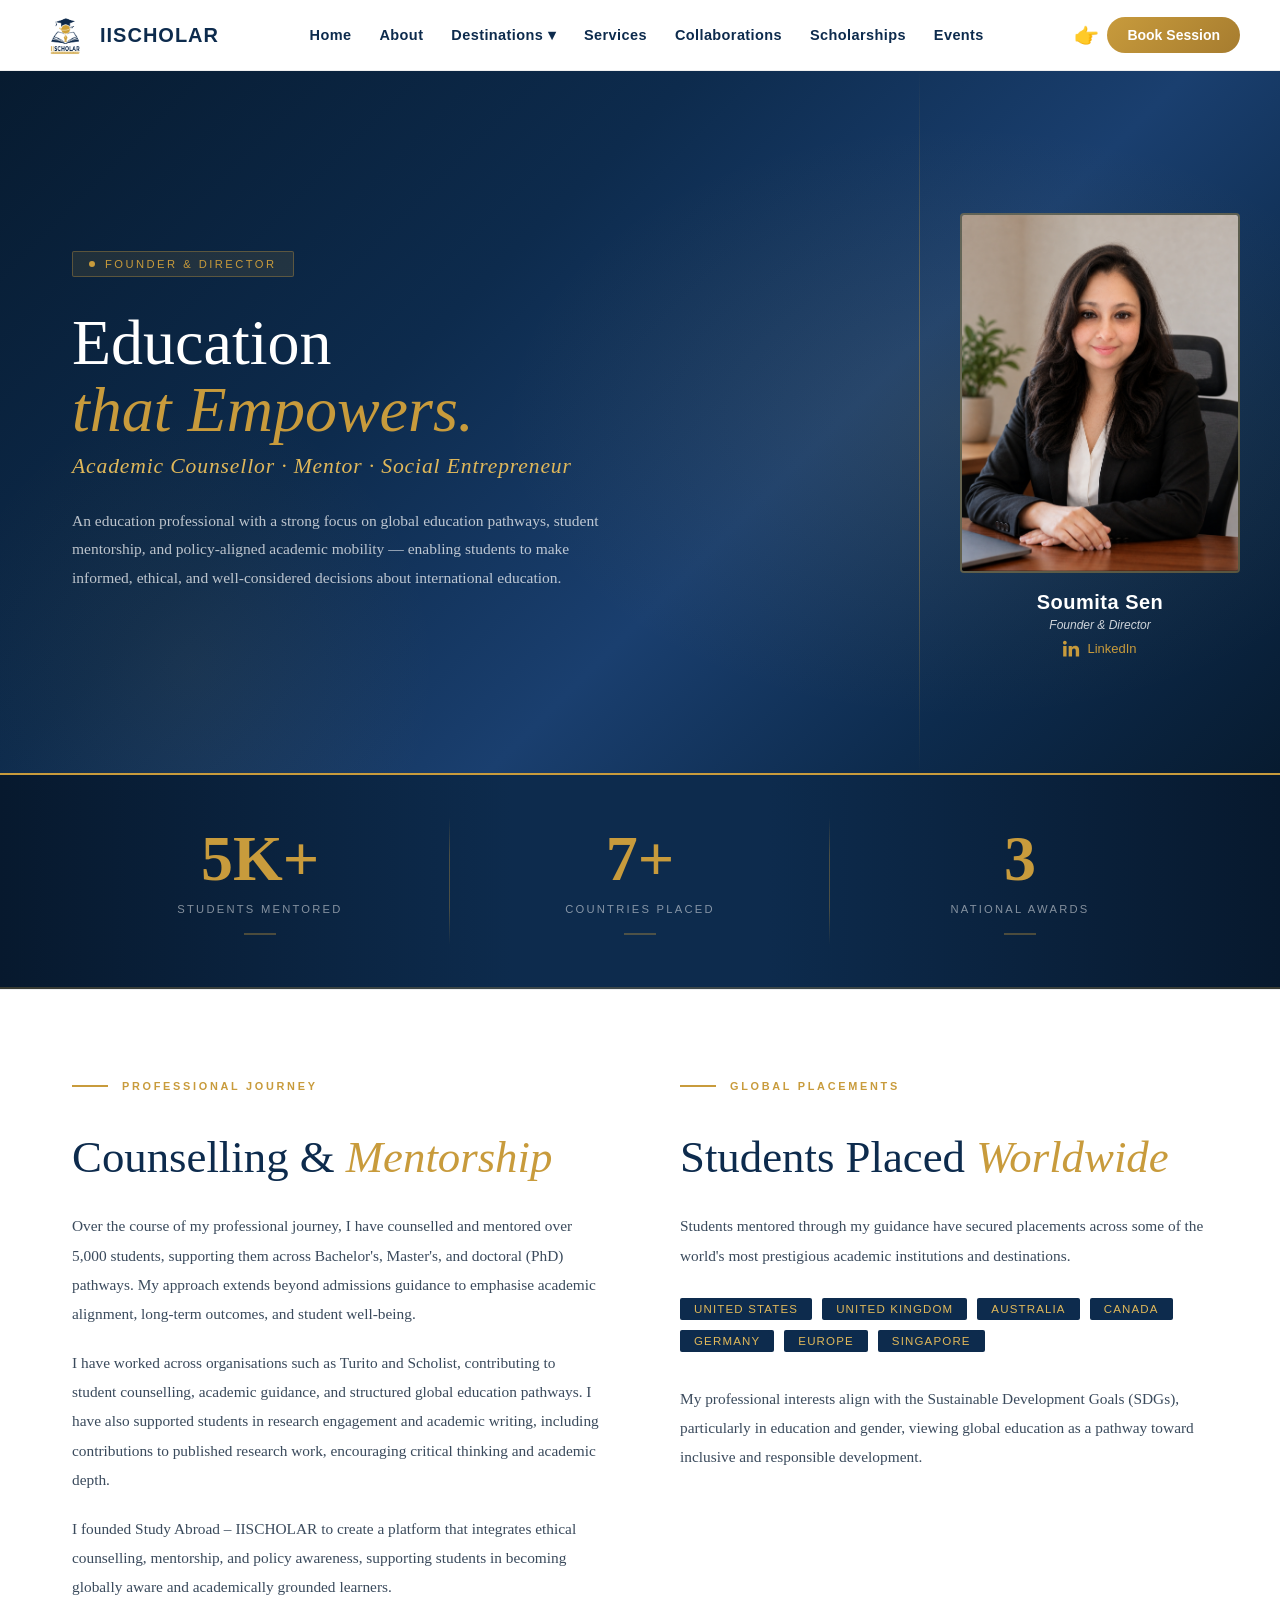
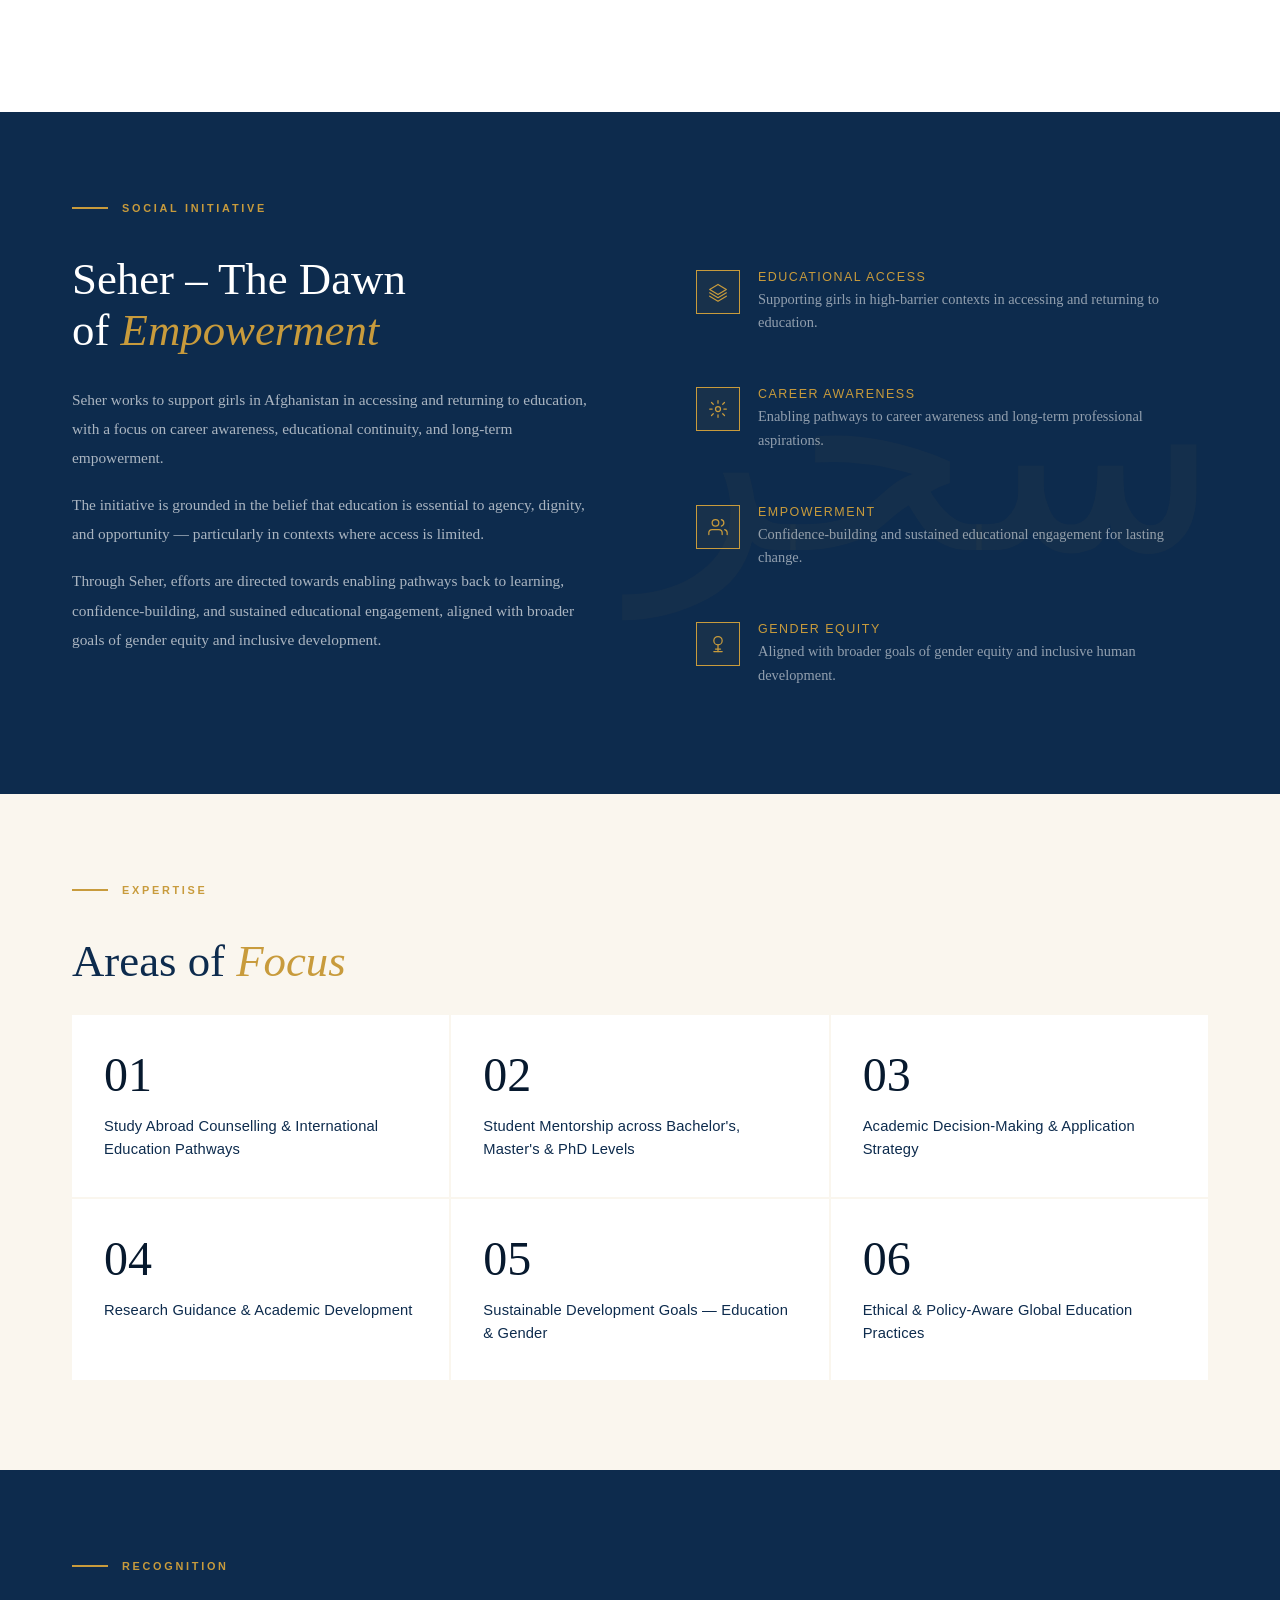
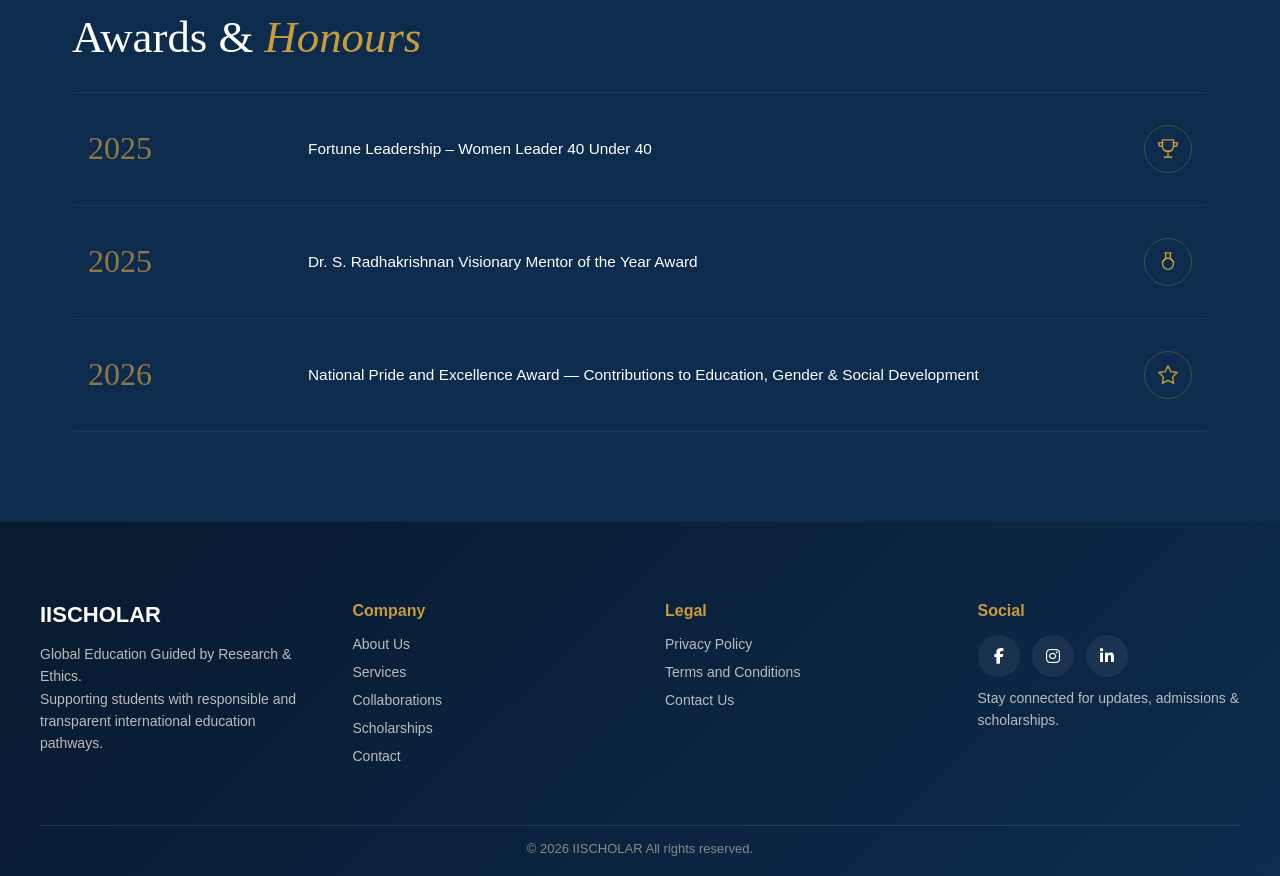
<file: founder.html>
<!doctype html>
<html lang="en">
  <head>
    <meta charset="UTF-8" />
    <meta name="viewport" content="width=device-width,initial-scale=1.0" />
    <title>Founder & Director – Study Abroad IISCHOLAR</title>
    <link rel="icon" type="image/png" href="logo.png">
    <link
      rel="stylesheet"
      href="https://cdnjs.cloudflare.com/ajax/libs/font-awesome/6.5.0/css/all.min.css"
    />

    <style>
      /* =============================================================================
   CSS VARIABLES
============================================================================= */
      :root {
        --color-primary: #0d2b4d;
        --color-gold: #c89b3c;
        --color-gold-dark: #a67c2f;
        --color-gold-light: #e0b85a;
        --color-gold-pale: #f5e8c8;
        --color-white: #ffffff;
        --color-bg-light: #f7f5f0;
        --color-cream: #faf6ee;
        --color-text-muted: #5a5a5a;
        --navy: #0d2b4d;
        --navy-mid: #1a3f6f;
        --text-muted: #6b7a8d;
        --transition-base: 0.3s ease;
      }

      *,
      *::before,
      *::after {
        box-sizing: border-box;
        margin: 0;
        padding: 0;
      }
      html {
        scroll-behavior: smooth;
      }
      body {
        background: var(--color-cream);
        font-family: "Georgia", serif;
        color: var(--navy);
        overflow-x: hidden;
      }

      /* =============================================================================
   NAVBAR
============================================================================= */
      .navbar {
        display: flex;
        justify-content: space-between;
        align-items: center;
        padding: 10px 40px;
        background: var(--color-white);
        border-bottom: 1px solid #eee;
        position: sticky;
        top: 0;
        z-index: 1000;
      }

      .nav-left {
        display: flex;
        align-items: center;
        gap: 10px;
      }

      .nav-logo {
        height: 50px;
        width: auto;
        object-fit: contain;
      }

      .brand {
        color: var(--color-primary);
        font-size: 20px;
        font-weight: bold;
        letter-spacing: 1px;
        font-family: Arial, sans-serif;
      }

      /* Nav links */
      .nav-links {
        list-style: none;
        display: flex;
        gap: 28px;
        align-items: center;
      }

      .nav-links a {
        color: var(--color-primary);
        text-decoration: none;
        font-weight: 600;
        font-size: 14.5px;
        letter-spacing: 0.4px;
        position: relative;
        padding: 5px 0;
        transition: all var(--transition-base);
        font-family: Arial, sans-serif;
      }

      .nav-links a::after {
        content: "";
        position: absolute;
        left: 50%;
        bottom: -5px;
        width: 0%;
        height: 2px;
        background: linear-gradient(
          90deg,
          var(--color-gold),
          var(--color-gold-dark)
        );
        transition: all var(--transition-base);
        transform: translateX(-50%);
      }

      .nav-links a:hover {
        color: var(--color-gold);
        transform: translateY(-2px);
      }
      .nav-links a:hover::after {
        width: 100%;
      }

      /* CTA */
      .cta-wrapper {
        position: relative;
        display: flex;
        align-items: center;
        gap: 8px;
      }

      .pointer {
        font-size: 20px;
        animation: pointAnim 1.5s infinite;
      }

      @keyframes pointAnim {
        0%,
        100% {
          transform: translateX(0);
          opacity: 0.7;
        }
        50% {
          transform: translateX(8px);
          opacity: 1;
        }
      }

      .nav-btn {
        background: linear-gradient(
          135deg,
          var(--color-gold),
          var(--color-gold-dark)
        );
        color: var(--color-white);
        border: none;
        padding: 10px 20px;
        border-radius: 25px;
        font-weight: 600;
        cursor: pointer;
        font-size: 14px;
        font-family: Arial, sans-serif;
        transition: all var(--transition-base);
      }

      .nav-btn:hover {
        transform: translateY(-3px) scale(1.05);
        box-shadow: 0 8px 20px rgba(200, 155, 60, 0.4);
      }

      /* Dropdown */
      .dropdown {
        position: relative;
      }

      .dropdown-menu {
        position: absolute;
        top: 120%;
        left: 50%;
        transform: translateX(-50%);
        background: var(--color-white);
        border-radius: 10px;
        padding: 10px 0;
        list-style: none;
        min-width: 180px;
        box-shadow: 0 10px 30px rgba(0, 0, 0, 0.08);
        opacity: 0;
        visibility: hidden;
        transition: all var(--transition-base);
      }

      .dropdown:hover .dropdown-menu {
        opacity: 1;
        visibility: visible;
        top: 140%;
      }

      .dropdown-menu a {
        display: block;
        padding: 10px 20px;
        color: var(--color-primary);
        font-size: 13.5px;
        text-decoration: none;
        transition: var(--transition-base);
      }

      .dropdown-menu a:hover {
        background: rgba(200, 155, 60, 0.1);
        color: var(--color-gold);
        padding-left: 25px;
      }

      /* Hamburger */
      .hamburger {
        display: none;
        flex-direction: column;
        gap: 5px;
        cursor: pointer;
        padding: 4px;
        background: none;
        border: none;
        z-index: 1100;
      }

      .hamburger span {
        display: block;
        width: 26px;
        height: 3px;
        background: var(--color-primary);
        border-radius: 3px;
        transition: all var(--transition-base);
      }

      .hamburger.open span:nth-child(1) {
        transform: translateY(8px) rotate(45deg);
      }
      .hamburger.open span:nth-child(2) {
        opacity: 0;
      }
      .hamburger.open span:nth-child(3) {
        transform: translateY(-8px) rotate(-45deg);
      }

      /* Mobile-only CTA inside nav menu */
      .mobile-cta {
        display: none;
      }

      /* =============================================================================
   HERO
============================================================================= */
      .hero {
        background: linear-gradient(
          135deg,
          #071b30 0%,
          #0d2b4d 35%,
          #1a3f6f 60%,
          #0d2b4d 80%,
          #071b30 100%
        );
        position: relative;
        overflow: hidden;
        display: grid;
        grid-template-columns: 1fr 360px;
        min-height: 78vh;
      }

      .hero::before {
        content: "";
        position: absolute;
        inset: 0;
        background:
          radial-gradient(
            ellipse 55% 65% at 75% 50%,
            rgba(200, 155, 60, 0.1) 0%,
            transparent 65%
          ),
          radial-gradient(
            ellipse 35% 70% at 15% 85%,
            rgba(200, 155, 60, 0.06) 0%,
            transparent 55%
          );
        pointer-events: none;
      }

      .hero::after {
        content: "";
        position: absolute;
        top: 0;
        right: 360px;
        width: 1px;
        height: 100%;
        background: linear-gradient(
          to bottom,
          transparent,
          rgba(200, 155, 60, 0.4) 30%,
          rgba(200, 155, 60, 0.4) 70%,
          transparent
        );
      }

      .hero-content {
        padding: 72px 48px 72px 72px;
        display: flex;
        flex-direction: column;
        justify-content: center;
        position: relative;
        z-index: 2;
      }

      .label-pill {
        display: inline-flex;
        align-items: center;
        gap: 10px;
        background: rgba(200, 155, 60, 0.12);
        border: 1px solid rgba(200, 155, 60, 0.35);
        border-radius: 2px;
        padding: 6px 16px;
        margin-bottom: 32px;
        width: fit-content;
        transition:
          background 0.3s,
          border-color 0.3s;
      }

      .label-pill:hover {
        background: rgba(200, 155, 60, 0.22);
        border-color: rgba(200, 155, 60, 0.65);
      }

      .label-pill::before {
        content: "";
        width: 6px;
        height: 6px;
        background: var(--color-gold);
        border-radius: 50%;
        flex-shrink: 0;
      }

      .label-pill span {
        font-size: 0.7rem;
        letter-spacing: 0.22em;
        text-transform: uppercase;
        color: var(--color-gold);
        font-weight: 500;
        font-family: Arial, sans-serif;
      }

      .hero-name {
        font-family: Georgia, serif;
        font-size: clamp(2.8rem, 5vw, 5rem);
        font-weight: 400;
        color: var(--color-white);
        line-height: 1.05;
        margin-bottom: 10px;
      }

      .hero-name em {
        font-style: italic;
        color: var(--color-gold);
      }

      .hero-title {
        font-family: Georgia, serif;
        font-size: 1.35rem;
        font-weight: 500;
        color: var(--color-gold-light);
        letter-spacing: 0.04em;
        margin-bottom: 28px;
        font-style: italic;
      }

      .hero-desc {
        font-size: 0.97rem;
        line-height: 1.85;
        color: rgba(255, 255, 255, 0.72);
        max-width: 540px;
        font-weight: 300;
      }

      /* Hero image panel */
      .hero-image-panel {
        position: relative;
        display: flex;
        align-items: center;
        justify-content: center;
        overflow: hidden;
      }

      .avatar-wrap {
        position: relative;
        z-index: 2;
        display: flex;
        flex-direction: column;
        align-items: center;
        justify-content: center;
        padding: 32px 24px;
      }

      .avatar-image {
        margin-top: 30px;
        width: 280px;
        height: 360px;
        border-radius: 4px;
        overflow: hidden;
        border: 2px solid rgba(200, 155, 60, 0.4);
        position: relative;
        transition:
          box-shadow 0.35s,
          transform 0.35s;
      }

      .avatar-image:hover {
        transform: scale(1.02);
        box-shadow:
          0 32px 72px rgba(0, 0, 0, 0.5),
          0 0 0 10px rgba(200, 155, 60, 0.12);
      }

      .avatar-image::before {
        content: "";
        position: absolute;
        top: -6px;
        left: -6px;
        width: 28px;
        height: 28px;
        border-top: 2px solid var(--color-gold);
        border-left: 2px solid var(--color-gold);
        z-index: 3;
        pointer-events: none;
      }

      .avatar-corner-br {
        position: absolute;
        bottom: -6px;
        right: -6px;
        width: 28px;
        height: 28px;
        border-bottom: 2px solid var(--color-gold);
        border-right: 2px solid var(--color-gold);
        z-index: 3;
        pointer-events: none;
      }

      .avatar-image img {
        width: 100%;
        height: 100%;
        object-fit: cover;
        object-position: top center;
        display: block;
      }

      .founder-info {
        margin-top: 18px;
        text-align: center;
      }

      .founder-info h3 {
        font-size: 20px;
        font-weight: 600;
        margin-bottom: 4px;
        letter-spacing: 0.5px;
        color: white;
        font-family: Arial, sans-serif;
      }

      .founder-info p {
        font-size: 12px;
        color: rgba(255, 255, 255, 0.8);
        margin-bottom: 8px;
        font-style: italic;
        font-family: Arial, sans-serif;
      }

      .founder-info a {
        display: inline-flex;
        align-items: center;
        gap: 6px;
        font-size: 13px;
        color: var(--color-gold);
        text-decoration: none;
        transition: all 0.3s ease;
        font-family: Arial, sans-serif;
      }

      .founder-info a:hover {
        text-decoration: underline;
        opacity: 0.8;
      }

      /* =============================================================================
   STATS
============================================================================= */
      .stats-section {
        background: linear-gradient(
          90deg,
          #07192e 0%,
          #0d2b4d 40%,
          #0d2b4d 60%,
          #07192e 100%
        );
        border-top: 2px solid var(--color-gold);
        border-bottom: 2px solid rgba(200, 155, 60, 0.25);
      }

      .stats-inner {
        max-width: 1140px;
        margin: 0 auto;
        display: grid;
        grid-template-columns: repeat(3, 1fr);
      }

      .stat-block {
        display: flex;
        flex-direction: column;
        align-items: center;
        justify-content: center;
        padding: 52px 40px;
        position: relative;
        transition: background 0.3s;
        opacity: 0;
        transform: translateY(20px);
      }

      .stat-block.animated {
        animation: statReveal 0.6s ease forwards;
      }

      .stat-block:nth-child(1) {
        animation-delay: 0.05s;
      }
      .stat-block:nth-child(2) {
        animation-delay: 0.2s;
      }
      .stat-block:nth-child(3) {
        animation-delay: 0.35s;
      }

      .stat-block:not(:last-child)::after {
        content: "";
        position: absolute;
        right: 0;
        top: 20%;
        height: 60%;
        width: 1px;
        background: linear-gradient(
          to bottom,
          transparent,
          rgba(200, 155, 60, 0.35) 30%,
          rgba(200, 155, 60, 0.35) 70%,
          transparent
        );
      }

      .stat-block:hover {
        background: rgba(200, 155, 60, 0.05);
      }

      .stat-num {
        font-family: Georgia, serif;
        font-size: clamp(2.5rem, 5vw, 4.5rem);
        font-weight: 600;
        color: var(--color-gold);
        line-height: 1;
        display: block;
        margin-bottom: 10px;
      }

      .stat-label {
        font-size: 0.7rem;
        letter-spacing: 0.2em;
        text-transform: uppercase;
        color: rgba(255, 255, 255, 0.5);
        font-weight: 400;
        text-align: center;
        line-height: 1.6;
        font-family: Arial, sans-serif;
      }

      .stat-bar {
        width: 32px;
        height: 2px;
        background: rgba(200, 155, 60, 0.35);
        margin: 14px auto 0;
        transition:
          width 0.3s,
          background 0.3s;
      }

      .stat-block:hover .stat-bar {
        width: 56px;
        background: var(--color-gold);
      }

      /* =============================================================================
   SECTIONS
============================================================================= */
      .section {
        padding: 90px 72px;
      }
      .section-inner {
        max-width: 1140px;
        margin: 0 auto;
      }

      .section-tag {
        display: flex;
        align-items: center;
        gap: 14px;
        margin-bottom: 40px;
      }

      .section-tag::before {
        content: "";
        display: block;
        width: 36px;
        height: 2px;
        background: var(--color-gold);
        flex-shrink: 0;
      }

      .section-tag span {
        font-size: 0.68rem;
        letter-spacing: 0.25em;
        text-transform: uppercase;
        color: var(--color-gold);
        font-weight: 600;
        font-family: Arial, sans-serif;
      }

      .section-heading {
        font-family: Georgia, serif;
        font-size: clamp(1.8rem, 3.5vw, 3rem);
        font-weight: 300;
        color: var(--navy);
        line-height: 1.15;
        margin-bottom: 28px;
      }

      .section-heading em {
        font-style: italic;
        color: var(--color-gold);
      }

      /* About */
      .about-section {
        background: var(--color-white);
        border-top: 1px solid rgba(13, 43, 77, 0.08);
      }

      .about-grid {
        display: grid;
        grid-template-columns: 1fr 1fr;
        gap: 80px;
        align-items: start;
      }

      .about-body {
        font-size: 0.96rem;
        line-height: 1.9;
        color: #3a4a5c;
        font-weight: 300;
      }

      .about-body p {
        margin-bottom: 20px;
      }

      .placements-row {
        display: flex;
        flex-wrap: wrap;
        gap: 10px;
        margin-top: 28px;
      }

      .place-chip {
        background: var(--navy);
        color: var(--color-gold-light);
        padding: 5px 14px;
        font-size: 0.72rem;
        letter-spacing: 0.1em;
        text-transform: uppercase;
        font-weight: 500;
        border-radius: 2px;
        font-family: Arial, sans-serif;
        transition:
          background 0.25s,
          color 0.25s,
          transform 0.2s;
      }

      .place-chip:hover {
        background: var(--color-gold);
        color: var(--navy);
        transform: translateY(-2px);
      }

      /* Seher section */
      .seher-section {
        background: var(--navy);
        position: relative;
        overflow: hidden;
      }

      .seher-section::before {
        content: "سحر";
        position: absolute;
        right: 60px;
        top: 50%;
        transform: translateY(-50%);
        font-size: 18rem;
        color: rgba(200, 155, 60, 0.04);
        font-family: serif;
        pointer-events: none;
        line-height: 1;
      }

      .seher-grid {
        display: grid;
        grid-template-columns: 1fr 1fr;
        gap: 80px;
      }

      .seher-left .section-heading {
        color: var(--color-white);
      }

      .seher-desc {
        font-size: 0.96rem;
        line-height: 1.9;
        color: rgba(255, 255, 255, 0.65);
        font-weight: 300;
      }

      .seher-desc p {
        margin-bottom: 18px;
      }

      .seher-pillars {
        display: flex;
        flex-direction: column;
        gap: 20px;
        margin-top: 52px;
      }

      .seher-pillar {
        display: flex;
        gap: 18px;
        align-items: flex-start;
        padding: 16px;
        border-radius: 4px;
        transition:
          background 0.3s,
          transform 0.25s;
      }

      .seher-pillar:hover {
        background: rgba(200, 155, 60, 0.07);
        transform: translateX(6px);
      }

      .pillar-icon {
        width: 44px;
        height: 44px;
        border: 1px solid var(--color-gold);
        display: flex;
        align-items: center;
        justify-content: center;
        flex-shrink: 0;
        background: rgba(200, 155, 60, 0.06);
        transition: background 0.3s;
      }

      .seher-pillar:hover .pillar-icon {
        background: rgba(200, 155, 60, 0.18);
      }

      .pillar-icon svg {
        width: 20px;
        height: 20px;
        stroke: var(--color-gold);
        fill: none;
        stroke-width: 1.5;
        stroke-linecap: round;
        stroke-linejoin: round;
      }

      .pillar-text-head {
        font-size: 0.78rem;
        letter-spacing: 0.12em;
        text-transform: uppercase;
        color: var(--color-gold);
        font-weight: 500;
        margin-bottom: 4px;
        font-family: Arial, sans-serif;
      }

      .pillar-text-body {
        font-size: 0.9rem;
        color: rgba(255, 255, 255, 0.55);
        line-height: 1.65;
        font-weight: 300;
      }

      /* Focus section */
      .focus-section {
        background: var(--color-cream);
      }

      .focus-grid {
        display: grid;
        grid-template-columns: repeat(3, 1fr);
        gap: 2px;
      }

      .focus-card {
        background: var(--color-white);
        padding: 36px 32px;
        position: relative;
        transition:
          transform 0.25s,
          box-shadow 0.25s;
        cursor: default;
      }

      .focus-card:hover {
        transform: translateY(-6px);
        box-shadow: 0 20px 48px rgba(13, 43, 77, 0.13);
        z-index: 2;
      }

      .focus-card::before {
        content: "";
        position: absolute;
        top: 0;
        left: 0;
        width: 3px;
        height: 0;
        background: var(--color-gold);
        transition: height 0.3s;
      }

      .focus-card:hover::before {
        height: 100%;
      }

      .focus-num {
        font-family: Georgia, serif;
        font-size: 3rem;
        font-weight: 300;
        color: #07192e;
        line-height: 1;
        margin-bottom: 16px;
        transition: color 0.3s;
      }

      .focus-card:hover .focus-num {
        color: rgba(200, 155, 60, 0.25);
      }

      .focus-title {
        font-size: 0.92rem;
        font-weight: 500;
        color: var(--navy);
        line-height: 1.55;
        letter-spacing: 0.01em;
        font-family: Arial, sans-serif;
      }

      /* Awards section */
      .awards-section {
        background: var(--navy);
      }

      .awards-row {
        display: flex;
        flex-direction: column;
        gap: 0;
      }

      .award-item {
        display: grid;
        grid-template-columns: 180px 1fr 80px;
        align-items: center;
        gap: 40px;
        padding: 32px 16px;
        border-bottom: 1px solid rgba(200, 155, 60, 0.12);
        transition:
          background 0.25s,
          transform 0.2s;
        border-radius: 4px;
      }

      .award-item:first-child {
        border-top: 1px solid rgba(200, 155, 60, 0.12);
      }
      .award-item:hover {
        background: rgba(200, 155, 60, 0.05);
        transform: translateX(6px);
      }

      .award-year {
        font-family: Georgia, serif;
        font-size: 2rem;
        font-weight: 300;
        color: var(--color-gold);
        opacity: 0.7;
        transition: opacity 0.25s;
      }

      .award-item:hover .award-year {
        opacity: 1;
      }

      .award-name {
        font-size: 0.96rem;
        font-weight: 400;
        color: var(--color-white);
        line-height: 1.5;
        font-family: Arial, sans-serif;
      }

      .award-icon {
        width: 48px;
        height: 48px;
        border: 1px solid rgba(200, 155, 60, 0.3);
        border-radius: 50%;
        display: flex;
        align-items: center;
        justify-content: center;
        margin-left: auto;
        transition:
          border-color 0.25s,
          background 0.25s;
      }

      .award-item:hover .award-icon {
        border-color: var(--color-gold);
        background: rgba(200, 155, 60, 0.12);
      }

      .award-icon svg {
        width: 22px;
        height: 22px;
        stroke: var(--color-gold);
        fill: none;
        stroke-width: 1.5;
        stroke-linecap: round;
        stroke-linejoin: round;
      }

      /* =============================================================================
   FOOTER
============================================================================= */
      .footer {
        position: relative;
        background: linear-gradient(135deg, #071a2e, #0d2b4d);
        color: white;
        padding: 80px 40px 20px;
        overflow: hidden;
      }

      .footer-bg {
        position: absolute;
        inset: 0;
        background: url("https://upload.wikimedia.org/wikipedia/commons/8/80/World_map_-_low_resolution.svg");
        background-size: cover;
        opacity: 0.04;
        pointer-events: none;
      }

      .footer-container {
        position: relative;
        max-width: 1200px;
        margin: auto;
        display: grid;
        grid-template-columns: repeat(4, 1fr);
        gap: 50px;
      }

      .footer-col h3 {
        font-size: 22px;
        margin-bottom: 15px;
        font-family: Arial, sans-serif;
      }

      .footer-col h4 {
        color: #c89b3c;
        margin-bottom: 15px;
        font-family: Arial, sans-serif;
      }

      .footer-col p {
        color: #bbb;
        line-height: 1.6;
        font-family: Arial, sans-serif;
        font-size: 14px;
      }

      .footer-col ul {
        list-style: none;
        padding: 0;
      }

      .footer-col ul li {
        margin-bottom: 10px;
      }

      .footer-col ul li a {
        color: #bbb;
        text-decoration: none;
        transition: 0.2s;
        font-family: Arial, sans-serif;
        font-size: 14px;
      }

      .footer-col ul li a:hover {
        color: #c89b3c;
        padding-left: 4px;
      }

      .social-icons {
        display: flex;
        gap: 12px;
        margin-bottom: 10px;
      }

      .social-icons a {
        width: 42px;
        height: 42px;
        display: flex;
        align-items: center;
        justify-content: center;
        border-radius: 50%;
        background: rgba(255, 255, 255, 0.06);
        color: white;
        font-size: 16px;
        transition: 0.25s;
        text-decoration: none;
      }

      .social-icons a:hover {
        background: #c89b3c;
        color: #0d2b4d;
        transform: translateY(-3px);
      }

      .footer-bottom {
        border-top: 1px solid rgba(255, 255, 255, 0.1);
        margin-top: 50px;
        padding-top: 15px;
        text-align: center;
        color: #888;
        font-family: Arial, sans-serif;
        font-size: 13px;
      }

      /* =============================================================================
   ANIMATIONS
============================================================================= */
      @keyframes fadeUp {
        from {
          opacity: 0;
          transform: translateY(30px);
        }
        to {
          opacity: 1;
          transform: translateY(0);
        }
      }

      .hero-content > * {
        opacity: 0;
        animation: fadeUp 0.75s ease forwards;
      }

      .label-pill {
        animation-delay: 0.1s;
      }
      .hero-name {
        animation-delay: 0.25s;
      }
      .hero-title {
        animation-delay: 0.38s;
      }
      .hero-desc {
        animation-delay: 0.5s;
      }

      @keyframes statReveal {
        from {
          opacity: 0;
          transform: translateY(20px);
        }
        to {
          opacity: 1;
          transform: translateY(0);
        }
      }

      /* =============================================================================
   RESPONSIVE — TABLET (≤ 1024px)
============================================================================= */
      @media (max-width: 1024px) {
        .navbar {
          padding: 10px 24px;
        }
        .nav-links {
          gap: 18px;
        }
        .nav-links a {
          font-size: 13px;
        }
        .section {
          padding: 70px 40px;
        }
        .hero-content {
          padding: 60px 32px 60px 48px;
        }
      }

      /* =============================================================================
   RESPONSIVE — MOBILE (≤ 768px)
============================================================================= */
      @media (max-width: 768px) {
        /* ---- Navbar ---- */
        .navbar {
          padding: 12px 20px;
        }

        .hamburger {
          display: flex;
        }

        .nav-right {
          display: none;
        } /* hide desktop CTA */

        .nav-links {
          position: fixed;
          top: 0;
          right: -100%;
          width: 78vw;
          max-width: 320px;
          height: 100dvh;
          background: var(--color-white);
          flex-direction: column;
          align-items: flex-start;
          padding: 80px 28px 40px;
          gap: 0;
          box-shadow: -6px 0 30px rgba(0, 0, 0, 0.12);
          transition: right 0.35s cubic-bezier(0.25, 0.46, 0.45, 0.94);
          overflow-y: auto;
        }

        .nav-links.open {
          right: 0;
        }

        .nav-links li {
          width: 100%;
          border-bottom: 1px solid rgba(13, 43, 77, 0.07);
        }

        .nav-links a {
          display: block;
          padding: 14px 0;
          font-size: 15px;
        }

        .nav-links a::after {
          display: none;
        }

        /* Dropdown in mobile */
        .dropdown-menu {
          position: static;
          transform: none;
          box-shadow: none;
          border-radius: 0;
          padding: 0 0 0 16px;
          background: var(--color-bg-light);
          opacity: 1;
          visibility: visible;
          display: none;
          min-width: 100%;
        }

        .dropdown.open .dropdown-menu {
          display: block;
        }

        .dropdown-menu a {
          padding: 10px 12px;
          font-size: 13.5px;
        }

        /* Show mobile CTA as last nav item */
        .mobile-cta {
          display: block;
          border-bottom: none !important;
          padding-top: 20px;
        }

        .mobile-cta .cta-wrapper {
          justify-content: flex-start;
        }
        .mobile-cta .nav-btn {
          padding: 12px 28px;
          font-size: 15px;
        }

        /* Menu overlay */
        .nav-overlay {
          position: fixed;
          inset: 0;
          background: rgba(0, 0, 0, 0.45);
          z-index: 999;
          opacity: 0;
          pointer-events: none;
          transition: opacity 0.3s;
        }

        .nav-overlay.active {
          opacity: 1;
          pointer-events: all;
        }

        /* ---- Hero ---- */
        .hero {
          grid-template-columns: 1fr;
          grid-template-rows: auto auto;
          min-height: auto;
        }

        .hero::after {
          display: none;
        }

        .hero-content {
          padding: 48px 24px 36px;
          order: 1;
          text-align: center;
          align-items: center;
        }

        .hero-name {
          font-size: clamp(2.2rem, 9vw, 3rem);
        }
        .hero-title {
          font-size: 1.05rem;
        }
        .hero-desc {
          font-size: 0.9rem;
          text-align: center;
        }

        .label-pill {
          margin-bottom: 20px;
        }

        .hero-image-panel {
          order: 2;
          padding: 0 0 40px;
        }

        .avatar-wrap {
          padding: 0 24px 0;
        }

        .avatar-image {
          margin-top: 0;
          width: 200px;
          height: 250px;
        }

        /* ---- Stats ---- */
        .stats-inner {
          grid-template-columns: 1fr;
        }

        .stat-block {
          padding: 36px 24px;
          border-bottom: 1px solid rgba(200, 155, 60, 0.15);
        }

        .stat-block:not(:last-child)::after {
          display: none;
        }

        .stat-num {
          font-size: clamp(2.5rem, 12vw, 3.5rem);
        }

        /* ---- About ---- */
        .about-grid {
          grid-template-columns: 1fr;
          gap: 48px;
        }

        /* ---- Seher ---- */
        .seher-grid {
          grid-template-columns: 1fr;
          gap: 40px;
        }

        .seher-pillars {
          margin-top: 0;
        }

        .seher-section::before {
          display: none;
        }

        /* ---- Focus ---- */
        .focus-grid {
          grid-template-columns: 1fr;
        }

        .focus-card {
          padding: 28px 24px;
        }

        /* ---- Awards ---- */
        .award-item {
          grid-template-columns: 80px 1fr;
          gap: 20px;
          padding: 24px 12px;
        }

        .award-icon {
          display: none;
        }

        .award-year {
          font-size: 1.5rem;
        }
        .award-name {
          font-size: 0.88rem;
        }

        /* ---- Section padding ---- */
        .section {
          padding: 56px 20px;
        }

        /* ---- Footer ---- */
        .footer {
          padding: 56px 20px 20px;
        }

        .footer-container {
          grid-template-columns: 1fr 1fr;
          gap: 36px;
        }
      }

      /* =============================================================================
   RESPONSIVE — SMALL MOBILE (≤ 480px)
============================================================================= */
      @media (max-width: 480px) {
        .navbar {
          padding: 10px 16px;
        }
        .brand {
          font-size: 16px;
        }

        .hero-content {
          padding: 36px 16px 28px;
        }
        .hero-name {
          font-size: clamp(1.9rem, 8vw, 2.5rem);
        }
        .hero-desc {
          font-size: 0.85rem;
        }

        .avatar-image {
          width: 170px;
          height: 210px;
        }
        .founder-info h3 {
          font-size: 17px;
        }

        .focus-grid {
          grid-template-columns: 1fr;
        }

        .footer-container {
          grid-template-columns: 1fr;
          gap: 28px;
        }

        .section {
          padding: 44px 16px;
        }

        .seher-pillar {
          padding: 12px 8px;
        }

        .award-item {
          gap: 14px;
          padding: 20px 8px;
        }
      }
    </style>
  </head>
  <body>
    <!-- Overlay for mobile menu -->
    <div class="nav-overlay" id="nav-overlay"></div>

    <header>
      <nav class="navbar">
        <div class="nav-left">
          <img src="logo.png" alt="logo" class="nav-logo" />
          <span class="brand">IISCHOLAR</span>
        </div>

        <button class="hamburger" id="hamburger" aria-label="Toggle menu">
          <span></span><span></span><span></span>
        </button>

        <ul class="nav-links" id="nav-links">
          <li><a href="index.html">Home</a></li>
          <li><a href="#about">About</a></li>

          <li class="dropdown" id="dest-dropdown">
            <a href="#" id="dest-toggle">Destinations ▾</a>
            <ul class="dropdown-menu">
              <li><a href="europe.html" target="_blank">Europe</a></li>
              <li><a href="uk.html" target="_blank">United Kingdom</a></li>
              <li><a href="canada.html" target="_blank">Canada</a></li>
              <li><a href="australia.html" target="_blank">Australia</a></li>
              <li><a href="japan.html" target="_blank">Japan</a></li>
              <li><a href="india.html" target="_blank">India</a></li>
            </ul>
          </li>

          <li><a href="services.html" target="_blank">Services</a></li>
          <li>
            <a href="collaborations.html" target="_blank">Collaborations</a>
          </li>
          <li><a href="scholarships.html" target="_blank">Scholarships</a></li>
          <li><a href="events.html" target="_blank">Events</a></li>

          <li class="mobile-cta">
            <div class="cta-wrapper">
              <button
                class="nav-btn"
                onclick="
                  window.open('https://forms.gle/C7TUafRa4tg1occq6', '_blank')
                "
              >
                Book Session
              </button>
            </div>
          </li>
        </ul>

        <div class="nav-right">
          <div class="cta-wrapper">
            <span class="pointer">👉</span>
            <button
              class="nav-btn"
              onclick="
                window.open('https://forms.gle/C7TUafRa4tg1occq6', '_blank')
              "
            >
              Book Session
            </button>
          </div>
        </div>
      </nav>
    </header>

    <section class="hero">
      <div class="hero-content">
        <div class="label-pill"><span>Founder &amp; Director</span></div>
        <h1 class="hero-name">Education<br /><em>that Empowers.</em></h1>
        <p class="hero-title">
          Academic Counsellor · Mentor · Social Entrepreneur
        </p>
        <p class="hero-desc">
          An education professional with a strong focus on global education
          pathways, student mentorship, and policy-aligned academic mobility —
          enabling students to make informed, ethical, and well-considered
          decisions about international education.
        </p>
      </div>

      <div class="hero-image-panel">
        <div class="avatar-wrap">
          <div class="avatar-image">
            <img src="image.png" alt="Founder & Director" />
            <span class="avatar-corner-br"></span>
          </div>
          <div class="founder-info">
            <h3>Soumita Sen</h3>
            <p>Founder &amp; Director</p>
            <a href="https://www.linkedin.com/in/soumita86/" target="_blank">
              <svg
                xmlns="http://www.w3.org/2000/svg"
                width="18"
                height="18"
                fill="currentColor"
                viewBox="0 0 24 24"
              >
                <path
                  d="M4.98 3.5C4.98 4.88 3.87 6 2.49 6S0 4.88 0 3.5 1.11 1 2.49 1s2.49 1.12 2.49 2.5zM.24 8h4.5v14H.24V8zm7.26 0h4.31v1.92h.06c.6-1.14 2.07-2.34 4.26-2.34 4.55 0 5.39 2.99 5.39 6.87V22h-4.5v-6.94c0-1.66-.03-3.79-2.31-3.79-2.31 0-2.66 1.8-2.66 3.66V22h-4.5V8z"
                />
              </svg>
              LinkedIn
            </a>
          </div>
        </div>
      </div>
    </section>

    <section class="stats-section">
      <div class="stats-inner">
        <div class="stat-block">
          <span
            class="stat-num"
            data-target="5000"
            data-suffix="+"
            data-display="K"
            >0</span
          >
          <span class="stat-label">Students Mentored</span>
          <div class="stat-bar"></div>
        </div>
        <div class="stat-block">
          <span class="stat-num" data-target="7" data-suffix="+">0</span>
          <span class="stat-label">Countries Placed</span>
          <div class="stat-bar"></div>
        </div>
        <div class="stat-block">
          <span class="stat-num" data-target="3" data-suffix="">0</span>
          <span class="stat-label">National Awards</span>
          <div class="stat-bar"></div>
        </div>
      </div>
    </section>

    <section class="section about-section" id="about">
      <div class="section-inner">
        <div class="about-grid">
          <div>
            <div class="section-tag"><span>Professional Journey</span></div>
            <h2 class="section-heading">
              Counselling &amp; <em>Mentorship</em>
            </h2>
            <div class="about-body">
              <p>
                Over the course of my professional journey, I have counselled
                and mentored over 5,000 students, supporting them across
                Bachelor's, Master's, and doctoral (PhD) pathways. My approach
                extends beyond admissions guidance to emphasise academic
                alignment, long-term outcomes, and student well-being.
              </p>
              <p>
                I have worked across organisations such as Turito and Scholist,
                contributing to student counselling, academic guidance, and
                structured global education pathways. I have also supported
                students in research engagement and academic writing, including
                contributions to published research work, encouraging critical
                thinking and academic depth.
              </p>
              <p>
                I founded Study Abroad – IISCHOLAR to create a platform that
                integrates ethical counselling, mentorship, and policy
                awareness, supporting students in becoming globally aware and
                academically grounded learners.
              </p>
            </div>
          </div>
          <div>
            <div class="section-tag"><span>Global Placements</span></div>
            <h2 class="section-heading">Students Placed <em>Worldwide</em></h2>
            <div class="about-body">
              <p>
                Students mentored through my guidance have secured placements
                across some of the world's most prestigious academic
                institutions and destinations.
              </p>
            </div>
            <div class="placements-row">
              <span class="place-chip">United States</span>
              <span class="place-chip">United Kingdom</span>
              <span class="place-chip">Australia</span>
              <span class="place-chip">Canada</span>
              <span class="place-chip">Germany</span>
              <span class="place-chip">Europe</span>
              <span class="place-chip">Singapore</span>
            </div>
            <div class="about-body" style="margin-top: 32px">
              <p>
                My professional interests align with the Sustainable Development
                Goals (SDGs), particularly in education and gender, viewing
                global education as a pathway toward inclusive and responsible
                development.
              </p>
            </div>
          </div>
        </div>
      </div>
    </section>

    <section class="section seher-section">
      <div class="section-inner">
        <div class="seher-grid">
          <div class="seher-left">
            <div class="section-tag"><span>Social Initiative</span></div>
            <h2 class="section-heading">
              Seher – The Dawn<br />of <em>Empowerment</em>
            </h2>
            <div class="seher-desc">
              <p>
                Seher works to support girls in Afghanistan in accessing and
                returning to education, with a focus on career awareness,
                educational continuity, and long-term empowerment.
              </p>
              <p>
                The initiative is grounded in the belief that education is
                essential to agency, dignity, and opportunity — particularly in
                contexts where access is limited.
              </p>
              <p>
                Through Seher, efforts are directed towards enabling pathways
                back to learning, confidence-building, and sustained educational
                engagement, aligned with broader goals of gender equity and
                inclusive development.
              </p>
            </div>
          </div>
          <div class="seher-pillars">
            <div class="seher-pillar">
              <div class="pillar-icon">
                <svg viewBox="0 0 24 24">
                  <path d="M12 3L2 9l10 6 10-6-10-6z" />
                  <path d="M2 17l10 6 10-6" />
                  <path d="M2 13l10 6 10-6" />
                </svg>
              </div>
              <div>
                <div class="pillar-text-head">Educational Access</div>
                <div class="pillar-text-body">
                  Supporting girls in high-barrier contexts in accessing and
                  returning to education.
                </div>
              </div>
            </div>
            <div class="seher-pillar">
              <div class="pillar-icon">
                <svg viewBox="0 0 24 24">
                  <circle cx="12" cy="12" r="3" />
                  <path
                    d="M12 2v3M12 19v3M4.22 4.22l2.12 2.12M17.66 17.66l2.12 2.12M2 12h3M19 12h3M4.22 19.78l2.12-2.12M17.66 6.34l2.12-2.12"
                  />
                </svg>
              </div>
              <div>
                <div class="pillar-text-head">Career Awareness</div>
                <div class="pillar-text-body">
                  Enabling pathways to career awareness and long-term
                  professional aspirations.
                </div>
              </div>
            </div>
            <div class="seher-pillar">
              <div class="pillar-icon">
                <svg viewBox="0 0 24 24">
                  <path d="M17 21v-2a4 4 0 0 0-4-4H5a4 4 0 0 0-4 4v2" />
                  <circle cx="9" cy="7" r="4" />
                  <path d="M23 21v-2a4 4 0 0 0-3-3.87" />
                  <path d="M16 3.13a4 4 0 0 1 0 7.75" />
                </svg>
              </div>
              <div>
                <div class="pillar-text-head">Empowerment</div>
                <div class="pillar-text-body">
                  Confidence-building and sustained educational engagement for
                  lasting change.
                </div>
              </div>
            </div>
            <div class="seher-pillar">
              <div class="pillar-icon">
                <svg viewBox="0 0 24 24">
                  <circle cx="12" cy="8" r="5" />
                  <path d="M12 13v8" />
                  <path d="M9 18h6" />
                  <path d="M7 21h10" />
                </svg>
              </div>
              <div>
                <div class="pillar-text-head">Gender Equity</div>
                <div class="pillar-text-body">
                  Aligned with broader goals of gender equity and inclusive
                  human development.
                </div>
              </div>
            </div>
          </div>
        </div>
      </div>
    </section>

    <section class="section focus-section">
      <div class="section-inner">
        <div class="section-tag"><span>Expertise</span></div>
        <h2 class="section-heading">Areas of <em>Focus</em></h2>
        <div class="focus-grid">
          <div class="focus-card">
            <div class="focus-num">01</div>
            <div class="focus-title">
              Study Abroad Counselling &amp; International Education Pathways
            </div>
          </div>
          <div class="focus-card">
            <div class="focus-num">02</div>
            <div class="focus-title">
              Student Mentorship across Bachelor's, Master's &amp; PhD Levels
            </div>
          </div>
          <div class="focus-card">
            <div class="focus-num">03</div>
            <div class="focus-title">
              Academic Decision-Making &amp; Application Strategy
            </div>
          </div>
          <div class="focus-card">
            <div class="focus-num">04</div>
            <div class="focus-title">
              Research Guidance &amp; Academic Development
            </div>
          </div>
          <div class="focus-card">
            <div class="focus-num">05</div>
            <div class="focus-title">
              Sustainable Development Goals — Education &amp; Gender
            </div>
          </div>
          <div class="focus-card">
            <div class="focus-num">06</div>
            <div class="focus-title">
              Ethical &amp; Policy-Aware Global Education Practices
            </div>
          </div>
        </div>
      </div>
    </section>

    <section class="section awards-section">
      <div class="section-inner">
        <div class="section-tag"><span>Recognition</span></div>
        <h2 class="section-heading" style="color: var(--color-white)">
          Awards &amp; <em>Honours</em>
        </h2>
        <div class="awards-row">
          <div class="award-item">
            <div class="award-year">2025</div>
            <div class="award-name">
              Fortune Leadership – Women Leader 40 Under 40
            </div>
            <div class="award-icon">
              <svg viewBox="0 0 24 24">
                <path d="M6 9H4a2 2 0 0 1-2-2V5h4" />
                <path d="M18 9h2a2 2 0 0 0 2-2V5h-4" />
                <path d="M6 2h12v7a6 6 0 0 1-12 0V2z" />
                <path d="M12 17v4" />
                <path d="M8 21h8" />
                <path d="M9 13.5a6 6 0 0 0 6 0" />
              </svg>
            </div>
          </div>
          <div class="award-item">
            <div class="award-year">2025</div>
            <div class="award-name">
              Dr. S. Radhakrishnan Visionary Mentor of the Year Award
            </div>
            <div class="award-icon">
              <svg viewBox="0 0 24 24">
                <circle cx="12" cy="14" r="6" />
                <path d="M9 2h6l-1 6H10L9 2z" />
                <path d="M9 8l-3 4" />
                <path d="M15 8l3 4" />
              </svg>
            </div>
          </div>
          <div class="award-item">
            <div class="award-year">2026</div>
            <div class="award-name">
              National Pride and Excellence Award — Contributions to Education,
              Gender &amp; Social Development
            </div>
            <div class="award-icon">
              <svg viewBox="0 0 24 24">
                <polygon
                  points="12 2 15.09 8.26 22 9.27 17 14.14 18.18 21.02 12 17.77 5.82 21.02 7 14.14 2 9.27 8.91 8.26 12 2"
                />
              </svg>
            </div>
          </div>
        </div>
      </div>
    </section>

    <footer class="footer" id="footer">
      <div class="footer-bg"></div>
      <div class="footer-container">
        <div class="footer-col">
          <h3>IISCHOLAR</h3>
          <p>
            Global Education Guided by Research &amp; Ethics.<br />Supporting
            students with responsible and transparent international education
            pathways.
          </p>
        </div>
        <div class="footer-col">
          <h4>Company</h4>
          <ul>
            <li><a href="#about">About Us</a></li>
            <li><a href="services.html">Services</a></li>
            <li><a href="collaborations.html">Collaborations</a></li>
            <li><a href="scholarships.html">Scholarships</a></li>
            <li><a href="contact.html">Contact</a></li>
          </ul>
        </div>
        <div class="footer-col">
          <h4>Legal</h4>
          <ul>
            <li><a href="privacypolicy.html">Privacy Policy</a></li>
            <li><a href="TnC.html">Terms and Conditions</a></li>
            <li><a href="contact.html" target="_blank">Contact Us</a></li>
          </ul>
        </div>
        <div class="footer-col">
          <h4>Social</h4>
          <div class="social-icons">
            <a
              href="https://www.facebook.com/share/1EWXGP1pPR/"
              target="_blank"
              rel="noopener noreferrer"
            >
              <i class="fab fa-facebook-f"></i>
            </a>
            <a
              href="https://www.instagram.com/iispprstudyabroad?igsh=MW1rdmttc2ZvZDNqbg=="
              target="_blank"
              rel="noopener noreferrer"
            >
              <i class="fab fa-instagram"></i>
            </a>
            <a
              href="https://www.linkedin.com/company/study-abroad-iisppr?trk=profile-position"
              target="_blank"
              rel="noopener noreferrer"
            >
              <i class="fab fa-linkedin-in"></i>
            </a>
          </div>
          <p>Stay connected for updates, admissions &amp; scholarships.</p>
        </div>
      </div>
      <div class="footer-bottom">
        <p>© 2026 IISCHOLAR All rights reserved.</p>
      </div>
    </footer>

    <script>
      // ---- Animated counter ----
      function animateCounter(el) {
        const target = parseInt(el.dataset.target, 10);
        const suffix = el.dataset.suffix || "";
        const useK = el.dataset.display === "K";
        const duration = 2000;
        const start = performance.now();

        function step(now) {
          const elapsed = now - start;
          const progress = Math.min(elapsed / duration, 1);
          const ease = 1 - Math.pow(1 - progress, 3);
          const val = Math.round(ease * target);

          el.textContent = useK
            ? (val >= 1000 ? (val / 1000).toFixed(0) + "K" : val) + suffix
            : val + suffix;

          if (progress < 1) {
            requestAnimationFrame(step);
          } else {
            el.textContent = useK
              ? (target >= 1000 ? (target / 1000).toFixed(0) + "K" : target) +
                suffix
              : target + suffix;
          }
        }
        requestAnimationFrame(step);
      }

      // ---- Stats IntersectionObserver ----
      const statsSection = document.querySelector(".stats-section");
      const statBlocks = document.querySelectorAll(".stat-block");
      const statNums = document.querySelectorAll(".stat-num[data-target]");
      let statsTriggered = false;

      const statsObserver = new IntersectionObserver(
        (entries) => {
          entries.forEach((entry) => {
            if (entry.isIntersecting && !statsTriggered) {
              statsTriggered = true;
              statBlocks.forEach((b) => b.classList.add("animated"));
              setTimeout(() => statNums.forEach(animateCounter), 200);
              statsObserver.disconnect();
            }
          });
        },
        { threshold: 0.3 },
      );

      statsObserver.observe(statsSection);

      // ---- Mobile nav ----
      document.addEventListener("DOMContentLoaded", () => {
        const hamburger = document.getElementById("hamburger");
        const navLinks = document.getElementById("nav-links");
        const overlay = document.getElementById("nav-overlay");
        const destDrop = document.getElementById("dest-dropdown");
        const destToggle = document.getElementById("dest-toggle");

        function closeMenu() {
          hamburger.classList.remove("open");
          navLinks.classList.remove("open");
          overlay.classList.remove("active");
          document.body.style.overflow = "";
        }

        hamburger.addEventListener("click", () => {
          const isOpen = navLinks.classList.toggle("open");
          hamburger.classList.toggle("open", isOpen);
          overlay.classList.toggle("active", isOpen);
          document.body.style.overflow = isOpen ? "hidden" : "";
        });

        overlay.addEventListener("click", closeMenu);

        // Close menu when a nav link is clicked (except dropdown toggle)
        navLinks.querySelectorAll("a:not(#dest-toggle)").forEach((a) => {
          a.addEventListener("click", closeMenu);
        });

        // Destinations dropdown on mobile
        destToggle.addEventListener("click", (e) => {
          if (window.innerWidth <= 768) {
            e.preventDefault();
            destDrop.classList.toggle("open");
          }
        });
      });
    </script>
  </body>
</html>
</file>
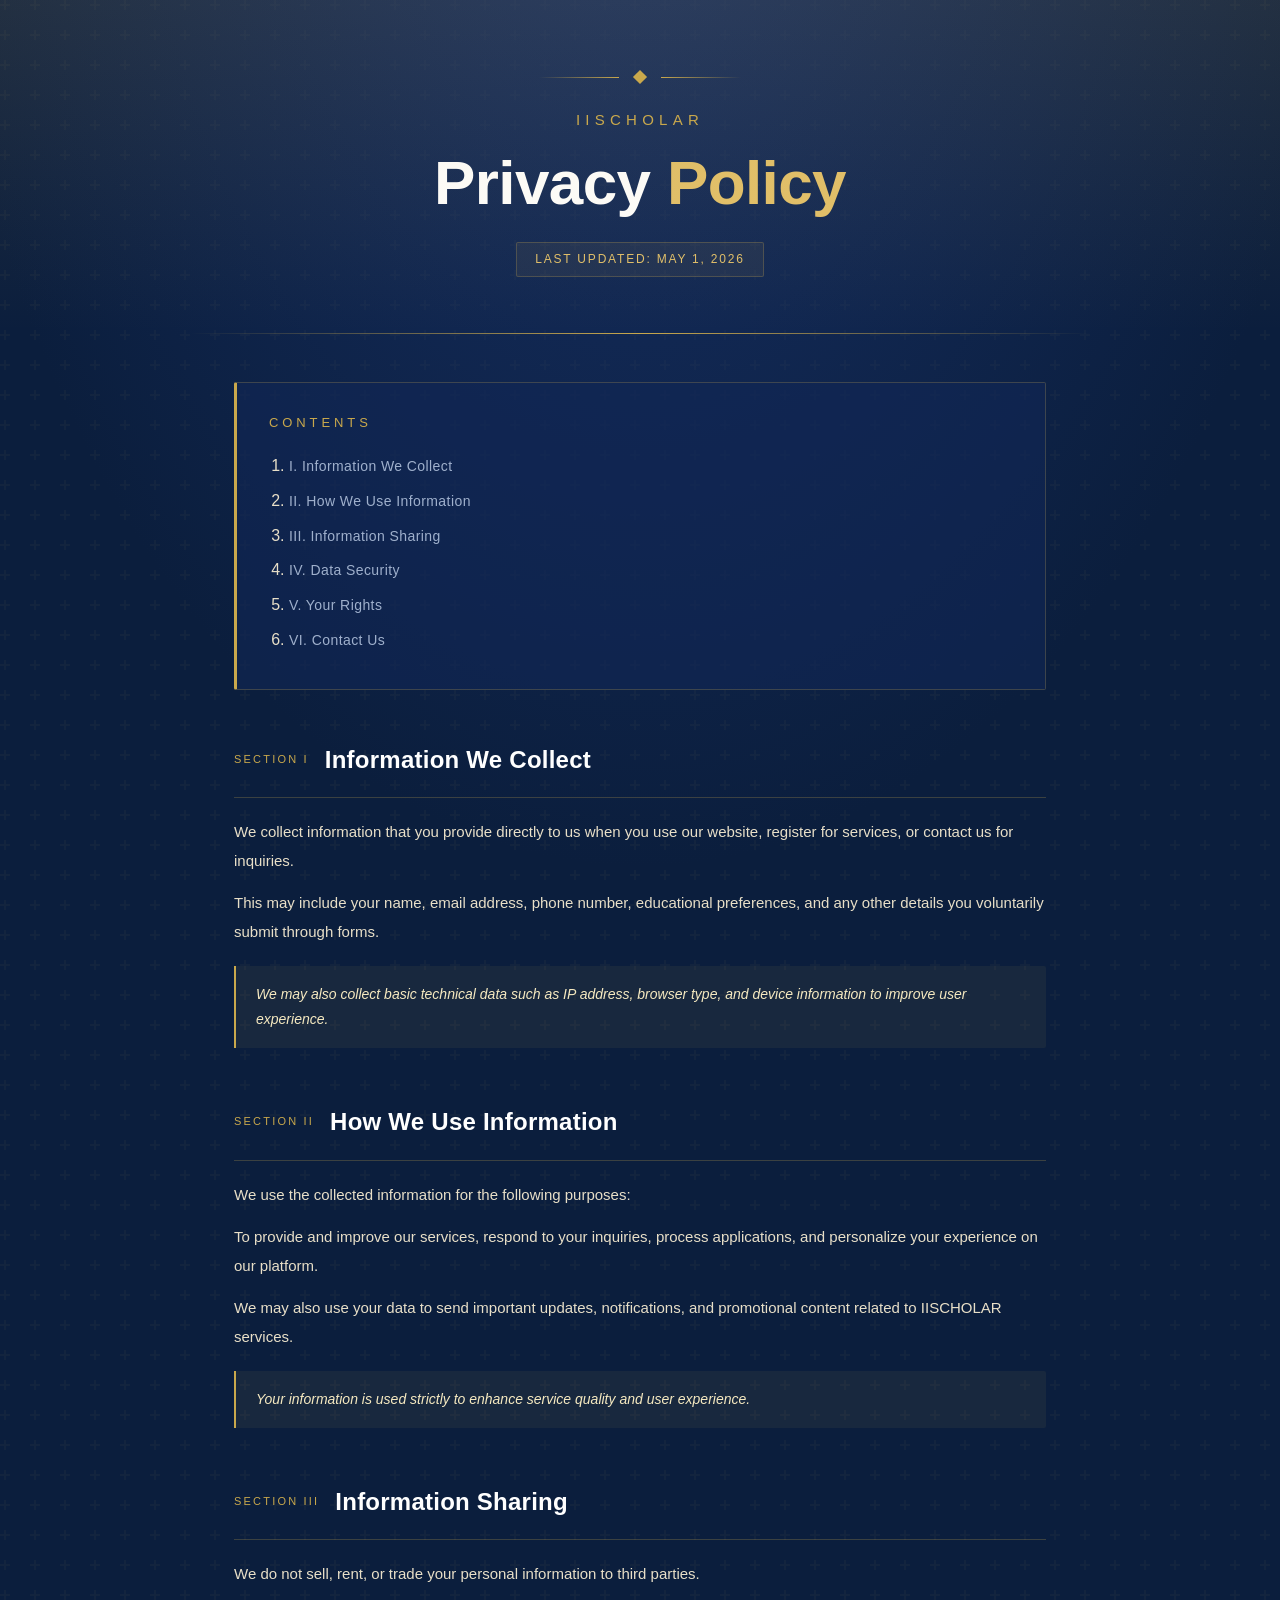
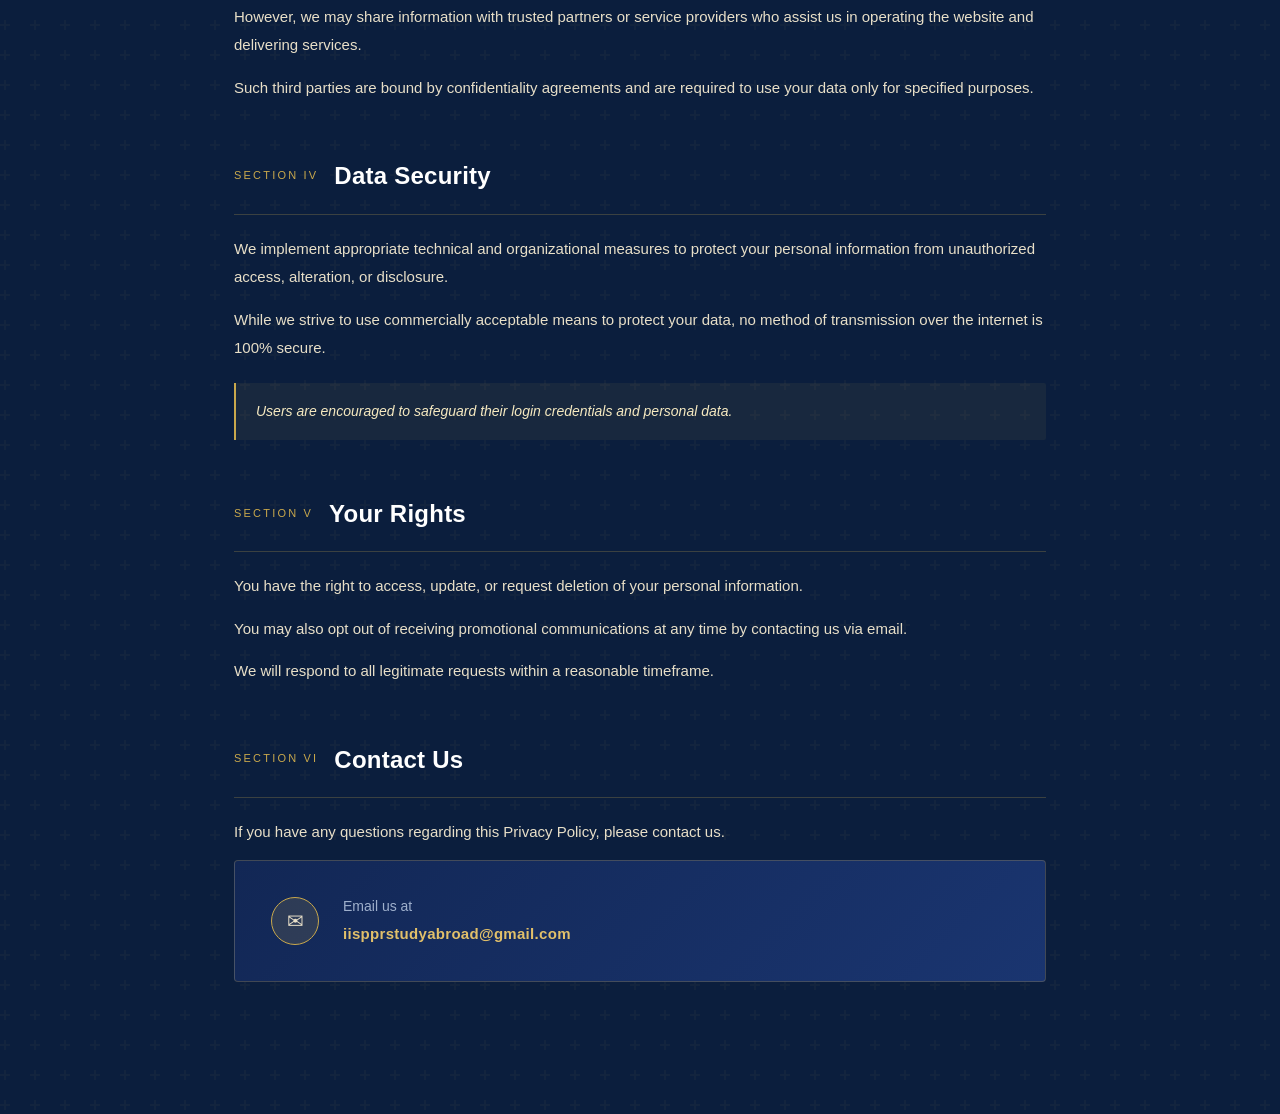
<file: privacypolicy.html>
<!doctype html>
<html lang="en">
  <head>
    <meta charset="UTF-8" />
    <meta name="viewport" content="width=device-width, initial-scale=1.0" />
    <title>Terms & Conditions — IISCHOLAR</title>
    <link
      href="https://fonts.googleapis.com/css2?family=Playfair+Display:wght@400;600;700&family=Lato:wght@300;400;700&display=swap"
      rel="stylesheet"
    />
    <style>
      :root {
        --navy: #0b1e3d;
        --navy-mid: #122755;
        --navy-light: #1a3570;
        --gold: #c9a84c;
        --gold-light: #e2c06a;
        --gold-pale: #f5e9c0;
        --cream: #fdf8ee;
        --white: #ffffff;
        --text-body: #e8dfc8;
        --text-muted: #9fb0cc;
        --border: rgba(201, 168, 76, 0.25);
        --shadow: 0 8px 40px rgba(0, 0, 0, 0.45);
      }

      *,
      *::before,
      *::after {
        box-sizing: border-box;
        margin: 0;
        padding: 0;
      }

      html {
        scroll-behavior: smooth;
      }

      body {
        background-color: var(--navy);
        background-image:
          radial-gradient(
            ellipse 80% 60% at 50% -10%,
            rgba(26, 53, 112, 0.85) 0%,
            transparent 70%
          ),
          url("data:image/svg+xml,%3Csvg width='60' height='60' viewBox='0 0 60 60' xmlns='http://www.w3.org/2000/svg'%3E%3Cg fill='none' fill-rule='evenodd'%3E%3Cg fill='%23c9a84c' fill-opacity='0.04'%3E%3Cpath d='M36 34v-4h-2v4h-4v2h4v4h2v-4h4v-2h-4zm0-30V0h-2v4h-4v2h4v4h2V6h4V4h-4zM6 34v-4H4v4H0v2h4v4h2v-4h4v-2H6zM6 4V0H4v4H0v2h4v4h2V6h4V4H6z'/%3E%3C/g%3E%3C/g%3E%3C/svg%3E");
        color: var(--text-body);
        font-family: Arial, sans-serif;

        font-weight: 300;
        line-height: 1.8;
        min-height: 100vh;
      }

      /* ─── HEADER ─── */
      header {
        position: relative;
        text-align: center;
        padding: 72px 24px 56px;
        overflow: hidden;
      }

      header::before {
        content: "";
        position: absolute;
        inset: 0;
        background: linear-gradient(
          180deg,
          rgba(201, 168, 76, 0.12) 0%,
          transparent 100%
        );
        pointer-events: none;
      }

      .header-ornament {
        display: flex;
        align-items: center;
        justify-content: center;
        gap: 16px;
        margin-bottom: 24px;
      }

      .ornament-line {
        height: 1px;
        width: 80px;
        background: linear-gradient(90deg, transparent, var(--gold));
      }
      .ornament-line.right {
        background: linear-gradient(90deg, var(--gold), transparent);
      }

      .ornament-diamond {
        width: 10px;
        height: 10px;
        background: var(--gold);
        transform: rotate(45deg);
      }

      .brand {
        font-family: Arial, sans-serif;

        font-size: clamp(13px, 2vw, 15px);
        font-weight: 400;
        letter-spacing: 0.35em;
        text-transform: uppercase;
        color: var(--gold);
        margin-bottom: 12px;
      }

      h1 {
        font-family: Arial, sans-serif;

        font-size: clamp(32px, 6vw, 62px);
        font-weight: 700;
        color: var(--white);
        letter-spacing: -0.01em;
        line-height: 1.15;
        margin-bottom: 16px;
      }

      h1 span {
        color: var(--gold-light);
      }

      .updated-badge {
        display: inline-block;
        border: 1px solid var(--border);
        background: rgba(201, 168, 76, 0.08);
        color: var(--gold-light);
        font-size: 12px;
        letter-spacing: 0.15em;
        text-transform: uppercase;
        padding: 6px 18px;
        border-radius: 2px;
        margin-top: 8px;
      }

      /* ─── DIVIDER ─── */
      .gold-divider {
        display: flex;
        align-items: center;
        gap: 0;
        max-width: 900px;
        margin: 0 auto;
      }
      .gold-divider span {
        flex: 1;
        height: 1px;
        background: linear-gradient(
          90deg,
          transparent,
          var(--gold) 50%,
          transparent
        );
      }

      /* ─── MAIN WRAPPER ─── */
      .wrapper {
        max-width: 860px;
        margin: 0 auto;
        padding: 0 24px 80px;
      }

      /* ─── TOC ─── */
      .toc {
        background: rgba(18, 39, 85, 0.6);
        border: 1px solid var(--border);
        border-left: 3px solid var(--gold);
        padding: 28px 32px;
        margin: 48px 0;
        border-radius: 2px;
      }

      .toc-title {
        font-family: Arial, sans-serif;

        font-size: 13px;
        letter-spacing: 0.3em;
        text-transform: uppercase;
        color: var(--gold);
        margin-bottom: 16px;
      }

      .toc ol {
        padding-left: 20px;
      }

      .toc li {
        margin: 6px 0;
      }

      .toc a {
        color: var(--text-muted);
        text-decoration: none;
        font-size: 14px;
        letter-spacing: 0.03em;
        transition: color 0.2s;
      }

      .toc a:hover {
        color: var(--gold-light);
      }

      /* ─── SECTIONS ─── */
      .section {
        margin-bottom: 52px;
        animation: fadeUp 0.5s ease both;
      }

      @keyframes fadeUp {
        from {
          opacity: 0;
          transform: translateY(18px);
        }
        to {
          opacity: 1;
          transform: translateY(0);
        }
      }

      .section:nth-child(1) {
        animation-delay: 0.05s;
      }
      .section:nth-child(2) {
        animation-delay: 0.1s;
      }
      .section:nth-child(3) {
        animation-delay: 0.15s;
      }
      .section:nth-child(4) {
        animation-delay: 0.2s;
      }
      .section:nth-child(5) {
        animation-delay: 0.25s;
      }

      .section-header {
        display: flex;
        align-items: center;
        gap: 16px;
        margin-bottom: 20px;
        padding-bottom: 16px;
        border-bottom: 1px solid var(--border);
      }

      .section-num {
        font-family: Arial, sans-serif;

        font-size: 11px;
        color: var(--gold);
        letter-spacing: 0.2em;
        text-transform: uppercase;
        white-space: nowrap;
      }

      h2 {
        font-family: Arial, sans-serif;

        font-size: clamp(18px, 3vw, 24px);
        font-weight: 600;
        color: var(--white);
        letter-spacing: 0.01em;
      }

      p {
        font-size: 15px;
        color: var(--text-body);
        margin-bottom: 14px;
        line-height: 1.9;
      }

      p:last-child {
        margin-bottom: 0;
      }

      /* highlight box */
      .highlight-box {
        background: rgba(201, 168, 76, 0.07);
        border-left: 2px solid var(--gold);
        padding: 16px 20px;
        border-radius: 0 2px 2px 0;
        margin: 20px 0;
        font-size: 14px;
        color: var(--gold-pale);
        font-style: italic;
      }

      /* ─── CONTACT ─── */
      .contact-card {
        background: linear-gradient(
          135deg,
          var(--navy-mid) 0%,
          var(--navy-light) 100%
        );
        border: 1px solid var(--border);
        border-radius: 4px;
        padding: 32px 36px;
        display: flex;
        align-items: center;
        gap: 24px;
        margin-top: 8px;
      }

      .contact-icon {
        flex-shrink: 0;
        width: 48px;
        height: 48px;
        background: rgba(201, 168, 76, 0.15);
        border: 1px solid var(--gold);
        border-radius: 50%;
        display: flex;
        align-items: center;
        justify-content: center;
        font-size: 20px;
      }

      .contact-text p {
        margin: 0;
        font-size: 14px;
        color: var(--text-muted);
      }

      .contact-text a {
        color: var(--gold-light);
        text-decoration: none;
        font-size: 15px;
        font-weight: 700;
        letter-spacing: 0.02em;
        transition: color 0.2s;
      }

      .contact-text a:hover {
        color: var(--gold);
        text-decoration: underline;
      }

      /* ─── FOOTER ─── */
      footer {
        text-align: center;
        padding: 32px 24px 48px;
        border-top: 1px solid var(--border);
        font-size: 13px;
        color: var(--text-muted);
        letter-spacing: 0.05em;
      }

      footer strong {
        color: var(--gold);
        font-weight: 400;
      }

      /* ─── SCROLL-TO-TOP ─── */
      #top-btn {
        position: fixed;
        bottom: 32px;
        right: 32px;
        width: 44px;
        height: 44px;
        background: var(--gold);
        color: var(--navy);
        border: none;
        border-radius: 50%;
        font-size: 20px;
        cursor: pointer;
        display: none;
        align-items: center;
        justify-content: center;
        box-shadow: 0 4px 20px rgba(201, 168, 76, 0.4);
        transition:
          transform 0.2s,
          background 0.2s;
        z-index: 100;
      }
      #top-btn:hover {
        background: var(--gold-light);
        transform: translateY(-3px);
      }
      #top-btn.visible {
        display: flex;
      }
    </style>
  </head>
  <body>
    <!-- HEADER -->
    <header id="top">
      <div class="header-ornament">
        <div class="ornament-line"></div>
        <div class="ornament-diamond"></div>
        <div class="ornament-line right"></div>
      </div>
      <p class="brand">IISCHOLAR</p>
      <h1>Privacy <span>Policy</span></h1>
      <div class="updated-badge">Last Updated: May 1, 2026</div>
    </header>

    <div class="gold-divider"><span></span></div>

    <!-- MAIN -->
    <main class="wrapper">
      <!-- TOC -->
      <nav class="toc" aria-label="Table of Contents">
        <p class="toc-title">Contents</p>
        <ol>
          <li><a href="#info">I. Information We Collect</a></li>
          <li><a href="#use">II. How We Use Information</a></li>
          <li><a href="#share">III. Information Sharing</a></li>
          <li><a href="#security">IV. Data Security</a></li>
          <li><a href="#rights">V. Your Rights</a></li>
          <li><a href="#contact">VI. Contact Us</a></li>
        </ol>
      </nav>

      <!-- I. INFORMATION WE COLLECT -->
      <section class="section" id="info">
        <div class="section-header">
          <span class="section-num">Section I</span>
          <h2>Information We Collect</h2>
        </div>

        <p>
          We collect information that you provide directly to us when you use
          our website, register for services, or contact us for inquiries.
        </p>

        <p>
          This may include your name, email address, phone number, educational
          preferences, and any other details you voluntarily submit through
          forms.
        </p>

        <div class="highlight-box">
          We may also collect basic technical data such as IP address, browser
          type, and device information to improve user experience.
        </div>
      </section>

      <!-- II. HOW WE USE INFORMATION -->
      <section class="section" id="use">
        <div class="section-header">
          <span class="section-num">Section II</span>
          <h2>How We Use Information</h2>
        </div>

        <p>We use the collected information for the following purposes:</p>

        <p>
          To provide and improve our services, respond to your inquiries,
          process applications, and personalize your experience on our platform.
        </p>

        <p>
          We may also use your data to send important updates, notifications,
          and promotional content related to IISCHOLAR services.
        </p>

        <div class="highlight-box">
          Your information is used strictly to enhance service quality and user
          experience.
        </div>
      </section>

      <!-- III. INFORMATION SHARING -->
      <section class="section" id="share">
        <div class="section-header">
          <span class="section-num">Section III</span>
          <h2>Information Sharing</h2>
        </div>

        <p>
          We do not sell, rent, or trade your personal information to third
          parties.
        </p>

        <p>
          However, we may share information with trusted partners or service
          providers who assist us in operating the website and delivering
          services.
        </p>

        <p>
          Such third parties are bound by confidentiality agreements and are
          required to use your data only for specified purposes.
        </p>
      </section>

      <!-- IV. DATA SECURITY -->
      <section class="section" id="security">
        <div class="section-header">
          <span class="section-num">Section IV</span>
          <h2>Data Security</h2>
        </div>

        <p>
          We implement appropriate technical and organizational measures to
          protect your personal information from unauthorized access,
          alteration, or disclosure.
        </p>

        <p>
          While we strive to use commercially acceptable means to protect your
          data, no method of transmission over the internet is 100% secure.
        </p>

        <div class="highlight-box">
          Users are encouraged to safeguard their login credentials and personal
          data.
        </div>
      </section>

      <!-- V. YOUR RIGHTS -->
      <section class="section" id="rights">
        <div class="section-header">
          <span class="section-num">Section V</span>
          <h2>Your Rights</h2>
        </div>

        <p>
          You have the right to access, update, or request deletion of your
          personal information.
        </p>

        <p>
          You may also opt out of receiving promotional communications at any
          time by contacting us via email.
        </p>

        <p>
          We will respond to all legitimate requests within a reasonable
          timeframe.
        </p>
      </section>

      <!-- VI. CONTACT US -->
      <section class="section" id="contact">
        <div class="section-header">
          <span class="section-num">Section VI</span>
          <h2>Contact Us</h2>
        </div>

        <p>
          If you have any questions regarding this Privacy Policy, please
          contact us.
        </p>

        <div class="contact-card">
          <div class="contact-icon">✉</div>
          <div class="contact-text">
            <p>Email us at</p>
            <a href="mailto:iispprstudyabroad@gmail.com">
              iispprstudyabroad@gmail.com
            </a>
          </div>
        </div>
      </section>
    </main>

    <!-- SCROLL-TO-TOP -->
    <button
      id="top-btn"
      aria-label="Back to top"
      onclick="window.scrollTo({ top: 0, behavior: 'smooth' })"
    >
      ↑
    </button>

    <script>
      const btn = document.getElementById("top-btn");
      window.addEventListener("scroll", () => {
        btn.classList.toggle("visible", window.scrollY > 300);
      });
    </script>
  </body>
</html>
</file>
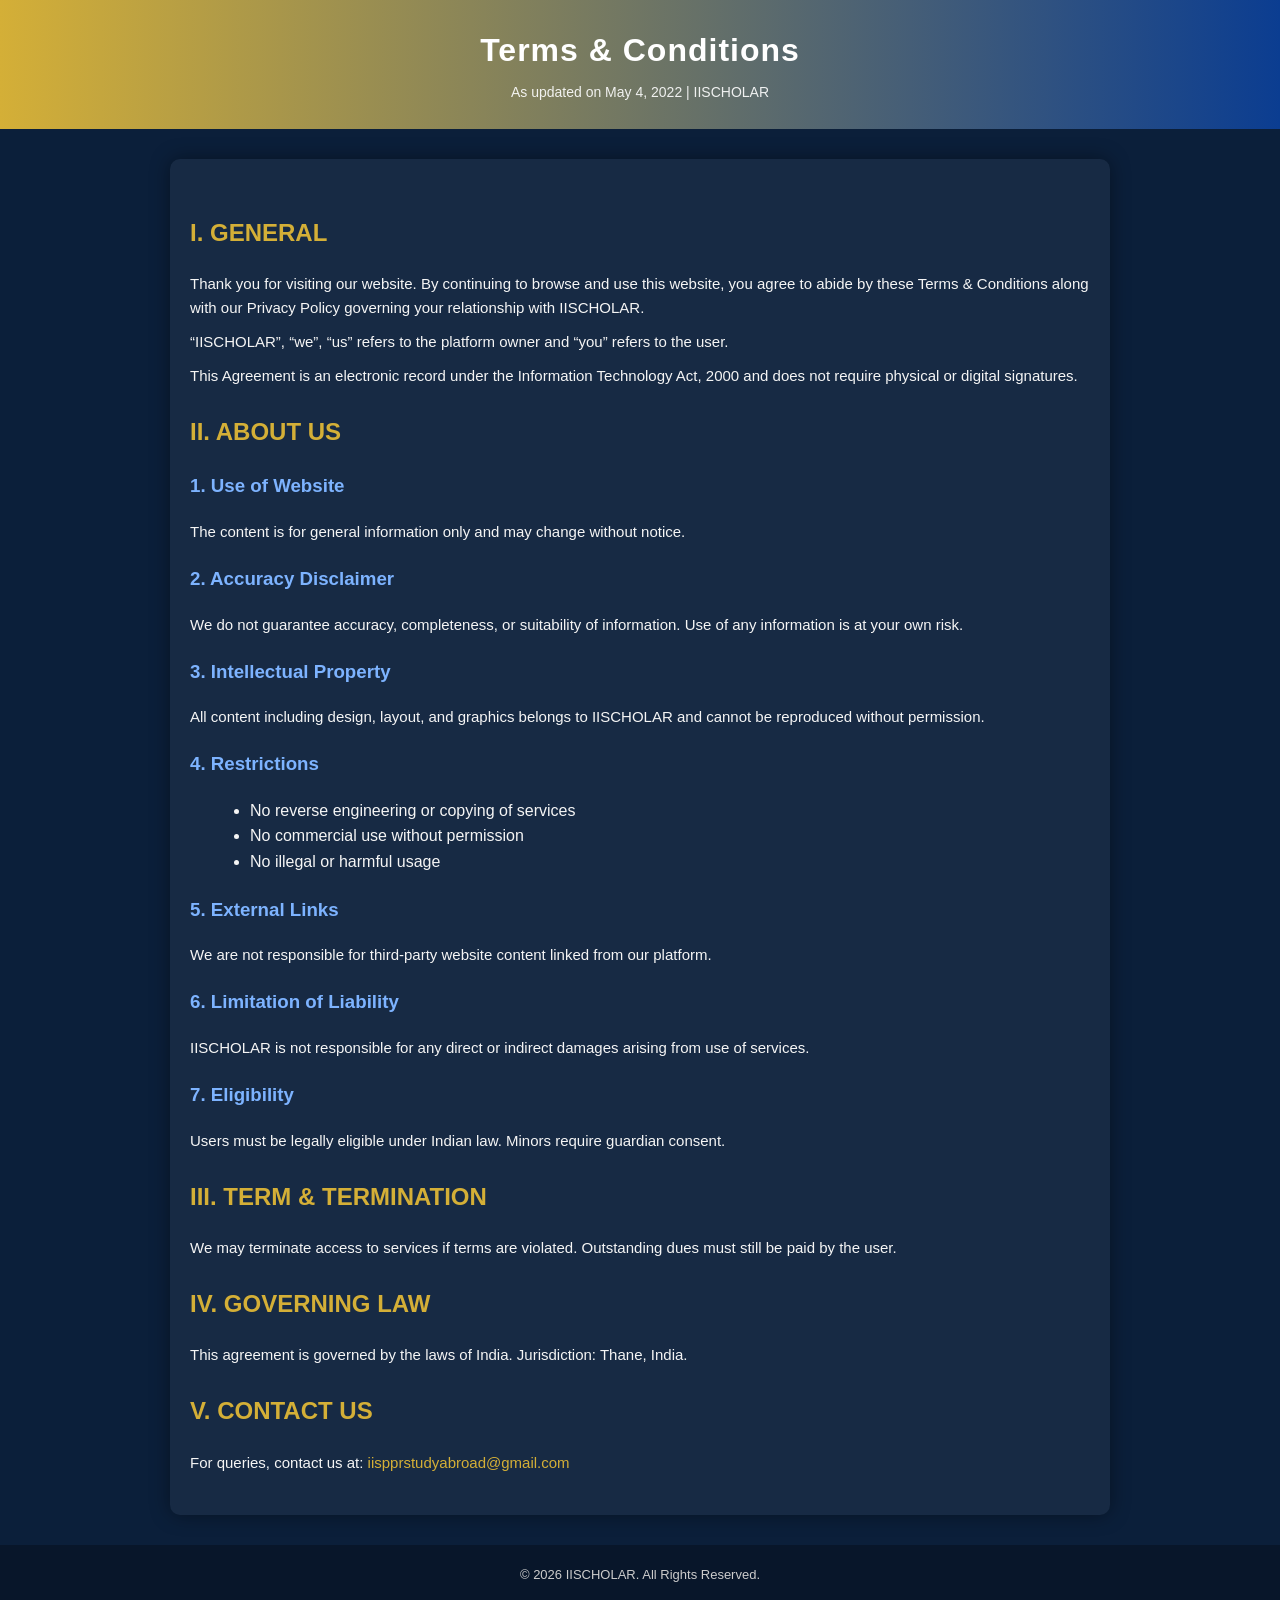
<file: TnC.html>
<!doctype html>
<html lang="en">
  <head>
    <meta charset="UTF-8" />
    <meta name="viewport" content="width=device-width, initial-scale=1.0" />
    <title>IISCHOLAR - Terms & Conditions</title>

    <style>
      body {
        margin: 0;
        font-family: Arial, sans-serif;
        background: #0b1f3a; /* deep blue */
        color: #f5f5f5;
        line-height: 1.6;
      }

      header {
        background: linear-gradient(90deg, #d4af37, #0b3d91); /* gold + blue */
        padding: 25px 20px;
        text-align: center;
        color: white;
      }

      header h1 {
        margin: 0;
        font-size: 32px;
        letter-spacing: 1px;
      }

      header p {
        margin: 5px 0 0;
        font-size: 14px;
        opacity: 0.9;
      }

      .container {
        max-width: 900px;
        margin: auto;
        padding: 30px 20px;
        background: rgba(255, 255, 255, 0.05);
        border-radius: 10px;
        margin-top: 30px;
        box-shadow: 0 0 20px rgba(0, 0, 0, 0.4);
      }

      h2 {
        color: #d4af37; /* gold */
        margin-top: 25px;
      }

      h3 {
        color: #7db3ff;
        margin-top: 20px;
      }

      p {
        margin: 10px 0;
        font-size: 15px;
      }

      ul {
        margin-left: 20px;
      }

      footer {
        text-align: center;
        padding: 20px;
        margin-top: 30px;
        background: #08162a;
        font-size: 13px;
        color: #ccc;
      }

      a {
        color: #d4af37;
        text-decoration: none;
      }

      a:hover {
        text-decoration: underline;
      }
    </style>
  </head>
  <body>
    <header>
      <h1>Terms & Conditions</h1>
      <p>As updated on May 4, 2022 | IISCHOLAR</p>
    </header>

    <div class="container">
      <h2>I. GENERAL</h2>
      <p>
        Thank you for visiting our website. By continuing to browse and use this
        website, you agree to abide by these Terms & Conditions along with our
        Privacy Policy governing your relationship with IISCHOLAR.
      </p>
      <p>
        “IISCHOLAR”, “we”, “us” refers to the platform owner and “you” refers to
        the user.
      </p>
      <p>
        This Agreement is an electronic record under the Information Technology
        Act, 2000 and does not require physical or digital signatures.
      </p>

      <h2>II. ABOUT US</h2>

      <h3>1. Use of Website</h3>
      <p>
        The content is for general information only and may change without
        notice.
      </p>

      <h3>2. Accuracy Disclaimer</h3>
      <p>
        We do not guarantee accuracy, completeness, or suitability of
        information. Use of any information is at your own risk.
      </p>

      <h3>3. Intellectual Property</h3>
      <p>
        All content including design, layout, and graphics belongs to IISCHOLAR
        and cannot be reproduced without permission.
      </p>

      <h3>4. Restrictions</h3>
      <ul>
        <li>No reverse engineering or copying of services</li>
        <li>No commercial use without permission</li>
        <li>No illegal or harmful usage</li>
      </ul>

      <h3>5. External Links</h3>
      <p>
        We are not responsible for third-party website content linked from our
        platform.
      </p>

      <h3>6. Limitation of Liability</h3>
      <p>
        IISCHOLAR is not responsible for any direct or indirect damages arising
        from use of services.
      </p>

      <h3>7. Eligibility</h3>
      <p>
        Users must be legally eligible under Indian law. Minors require guardian
        consent.
      </p>

      <h2>III. TERM & TERMINATION</h2>
      <p>
        We may terminate access to services if terms are violated. Outstanding
        dues must still be paid by the user.
      </p>

      <h2>IV. GOVERNING LAW</h2>
      <p>
        This agreement is governed by the laws of India. Jurisdiction: Thane,
        India.
      </p>

      <h2>V. CONTACT US</h2>
      <p>
        For queries, contact us at:
        <a href="mailto:iispprstudyabroad@gmail.com"
          >iispprstudyabroad@gmail.com</a
        >
      </p>
    </div>

    <footer>© 2026 IISCHOLAR. All Rights Reserved.</footer>
  </body>
</html>
</file>
